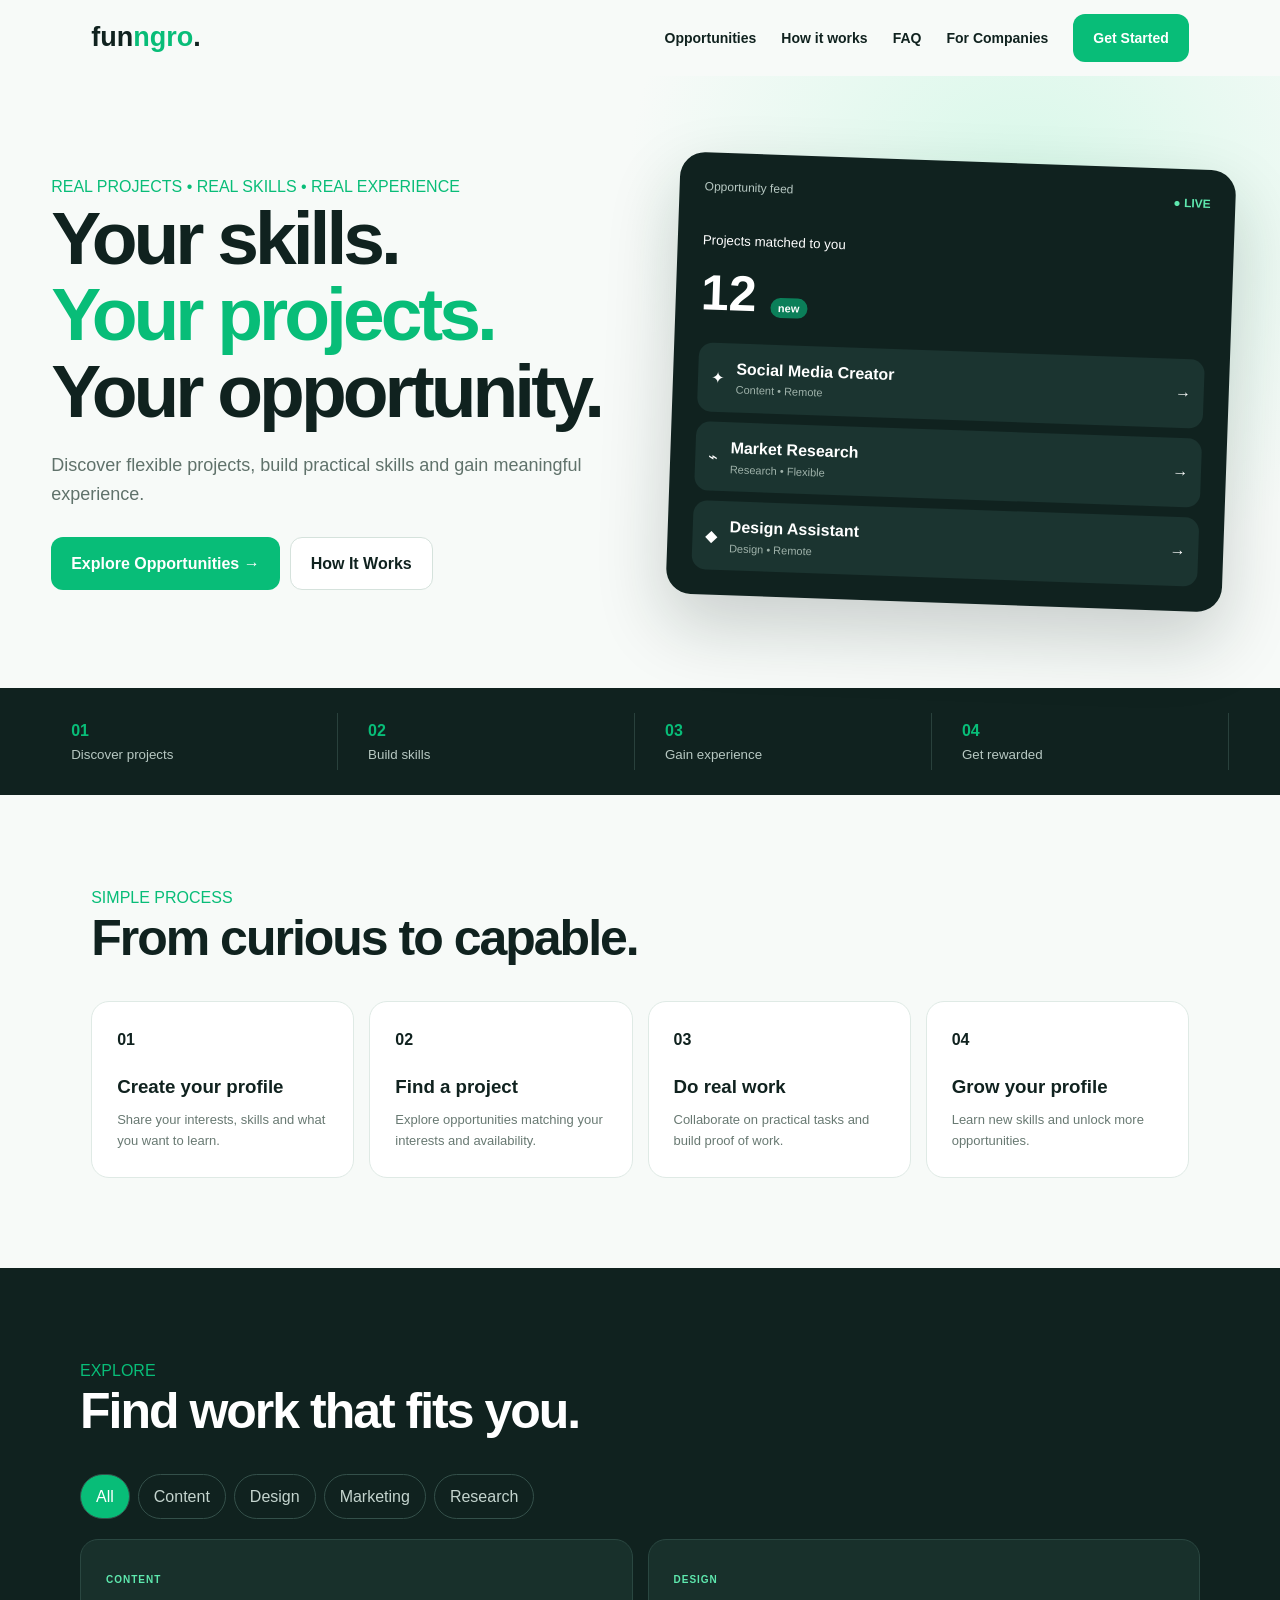
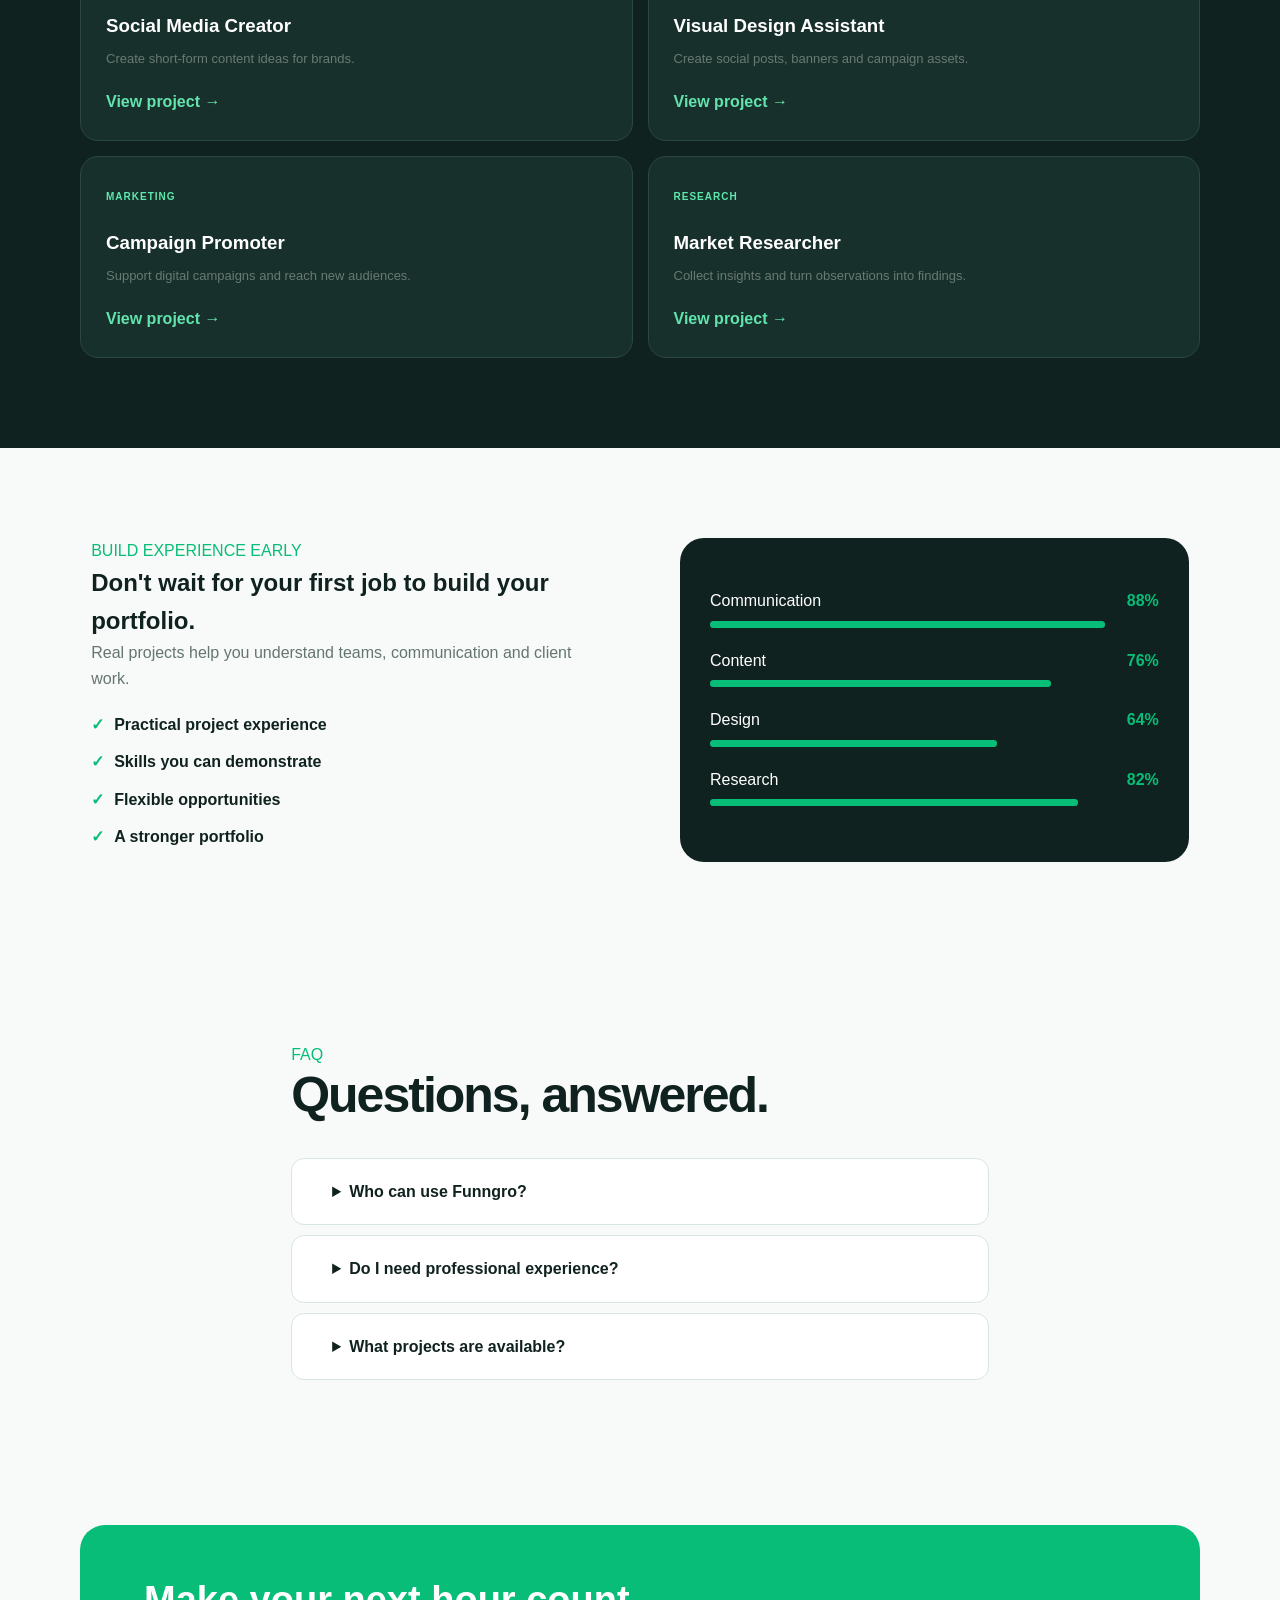
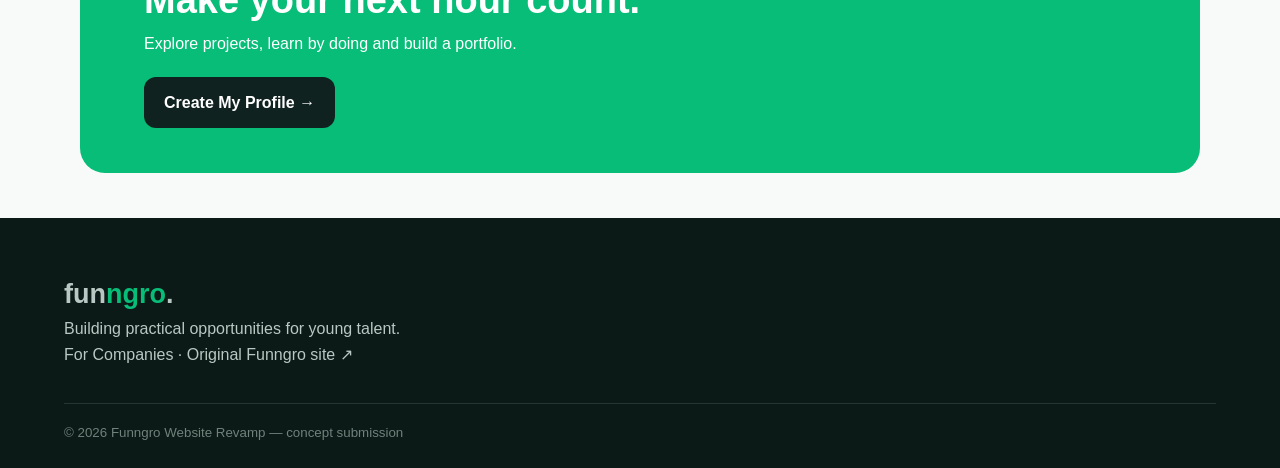
<file: index.html>
<!doctype html><html lang="en"><head><meta charset="UTF-8"><meta name="viewport" content="width=device-width,initial-scale=1"><meta name="description" content="Explore flexible projects, build practical skills and gain experience with Funngro. Discover content, design, marketing and research opportunities for young talent."><link rel="canonical" href="https://jaganbaditya16-note.github.io/fungrow-/"><meta property="og:type" content="website"><meta property="og:site_name" content="Funngro Website Revamp"><meta property="og:url" content="https://jaganbaditya16-note.github.io/fungrow-/"><meta property="og:title" content="Funngro | Flexible Projects & Opportunities for Young Talent"><meta property="og:description" content="Explore flexible projects, build practical skills and gain experience with Funngro."><meta name="twitter:card" content="summary"><meta name="twitter:title" content="Funngro | Flexible Projects & Opportunities for Young Talent"><meta name="twitter:description" content="Explore flexible projects, build practical skills and gain experience with Funngro."><title>Funngro | Flexible Projects & Opportunities for Young Talent</title><script type="application/ld+json">{"@context":"https://schema.org","@type":"WebSite","name":"Funngro Website Revamp","url":"https://jaganbaditya16-note.github.io/fungrow-/","description":"A responsive website revamp concept for Funngro."}</script><link rel="stylesheet" href="style.css"></head><body><header><nav class="nav" aria-label="Main navigation"><a class="logo" href="index.html" aria-label="Funngro home">fun<span>ngro</span>.</a><button id="menu" type="button" aria-label="Open navigation" aria-controls="links" aria-expanded="false">☰</button><div id="links"><a href="#opportunities">Opportunities</a><a href="#how">How it works</a><a href="#faq">FAQ</a><a href="companies.html">For Companies</a><button class="btn open-apply" type="button">Get Started</button></div></nav></header><main><section class="hero"><div><p class="eyebrow">REAL PROJECTS • REAL SKILLS • REAL EXPERIENCE</p><h1>Your skills.<br><span>Your projects.</span><br>Your opportunity.</h1><p>Discover flexible projects, build practical skills and gain meaningful experience.</p><div class="actions"><button class="btn open-apply" type="button">Explore Opportunities →</button><a class="btn secondary" href="#how">How It Works</a></div></div><div class="dashboard"><div class="dashhead">Opportunity feed <b>● LIVE</b></div><small>Projects matched to you</small><strong>12 <em>new</em></strong><article>✦ <div><b>Social Media Creator</b><small>Content • Remote</small></div>→</article><article>⌁ <div><b>Market Research</b><small>Research • Flexible</small></div>→</article><article>◆ <div><b>Design Assistant</b><small>Design • Remote</small></div>→</article></div></section><section class="stats"><div>01 <small>Discover projects</small></div><div>02 <small>Build skills</small></div><div>03 <small>Gain experience</small></div><div>04 <small>Get rewarded</small></div></section><section id="how" class="section"><p class="eyebrow">SIMPLE PROCESS</p><h2>From curious to capable.</h2><div class="grid four"><article><b>01</b><h3>Create your profile</h3><p>Share your interests, skills and what you want to learn.</p></article><article><b>02</b><h3>Find a project</h3><p>Explore opportunities matching your interests and availability.</p></article><article><b>03</b><h3>Do real work</h3><p>Collaborate on practical tasks and build proof of work.</p></article><article><b>04</b><h3>Grow your profile</h3><p>Learn new skills and unlock more opportunities.</p></article></div></section><section id="opportunities" class="section dark"><p class="eyebrow">EXPLORE</p><h2>Find work that fits you.</h2><div class="filters"><button class="filter active" data-filter="all" type="button">All</button><button class="filter" data-filter="content" type="button">Content</button><button class="filter" data-filter="design" type="button">Design</button><button class="filter" data-filter="marketing" type="button">Marketing</button><button class="filter" data-filter="research" type="button">Research</button></div><div class="grid two"><article class="opp" data-category="content"><b>CONTENT</b><h3>Social Media Creator</h3><p>Create short-form content ideas for brands.</p><button class="text open-apply" type="button">View project →</button></article><article class="opp" data-category="design"><b>DESIGN</b><h3>Visual Design Assistant</h3><p>Create social posts, banners and campaign assets.</p><button class="text open-apply" type="button">View project →</button></article><article class="opp" data-category="marketing"><b>MARKETING</b><h3>Campaign Promoter</h3><p>Support digital campaigns and reach new audiences.</p><button class="text open-apply" type="button">View project →</button></article><article class="opp" data-category="research"><b>RESEARCH</b><h3>Market Researcher</h3><p>Collect insights and turn observations into findings.</p><button class="text open-apply" type="button">View project →</button></article></div></section><section class="section split"><div><p class="eyebrow">BUILD EXPERIENCE EARLY</p><h2>Don't wait for your first job to build your portfolio.</h2><p>Real projects help you understand teams, communication and client work.</p><ul><li>Practical project experience</li><li>Skills you can demonstrate</li><li>Flexible opportunities</li><li>A stronger portfolio</li></ul></div><div class="skills"><div>Communication <b>88%</b><i style="width:88%"></i></div><div>Content <b>76%</b><i style="width:76%"></i></div><div>Design <b>64%</b><i style="width:64%"></i></div><div>Research <b>82%</b><i style="width:82%"></i></div></div></section><section id="faq" class="section faq"><p class="eyebrow">FAQ</p><h2>Questions, answered.</h2><details><summary>Who can use Funngro?</summary><p>Funngro is designed around opportunities for young talent; project eligibility can vary.</p></details><details><summary>Do I need professional experience?</summary><p>Some projects are suitable for beginners. Describe your current skills honestly.</p></details><details><summary>What projects are available?</summary><p>Examples include content, design, marketing and research.</p></details></section><section class="cta"><h2>Make your next hour count.</h2><p>Explore projects, learn by doing and build a portfolio.</p><button class="btn darkbtn open-apply" type="button">Create My Profile →</button></section></main><footer><b class="logo">fun<span>ngro</span>.</b><p>Building practical opportunities for young talent.</p><a href="companies.html">For Companies</a> · <a href="https://www.funngro.com/" target="_blank" rel="noopener noreferrer">Original Funngro site ↗</a><small>© 2026 Funngro Website Revamp — concept submission</small></footer><div class="modal" id="apply" role="dialog" aria-modal="true" aria-labelledby="apply-title"><div class="modalbox"><button class="close" type="button" aria-label="Close">×</button><p class="eyebrow">DEMO APPLICATION</p><h2 id="apply-title">Start your profile</h2><form id="form"><label>Name<input name="name" autocomplete="name" required></label><label>Email<input name="email" type="email" autocomplete="email" required></label><label>Interest<select name="interest" required><option value="">Choose</option><option>Content</option><option>Design</option><option>Marketing</option><option>Research</option></select></label><button class="btn" type="submit">Submit Application</button><p id="msg" role="status"></p></form></div></div><script src="script.js" defer></script></body></html>
</file>
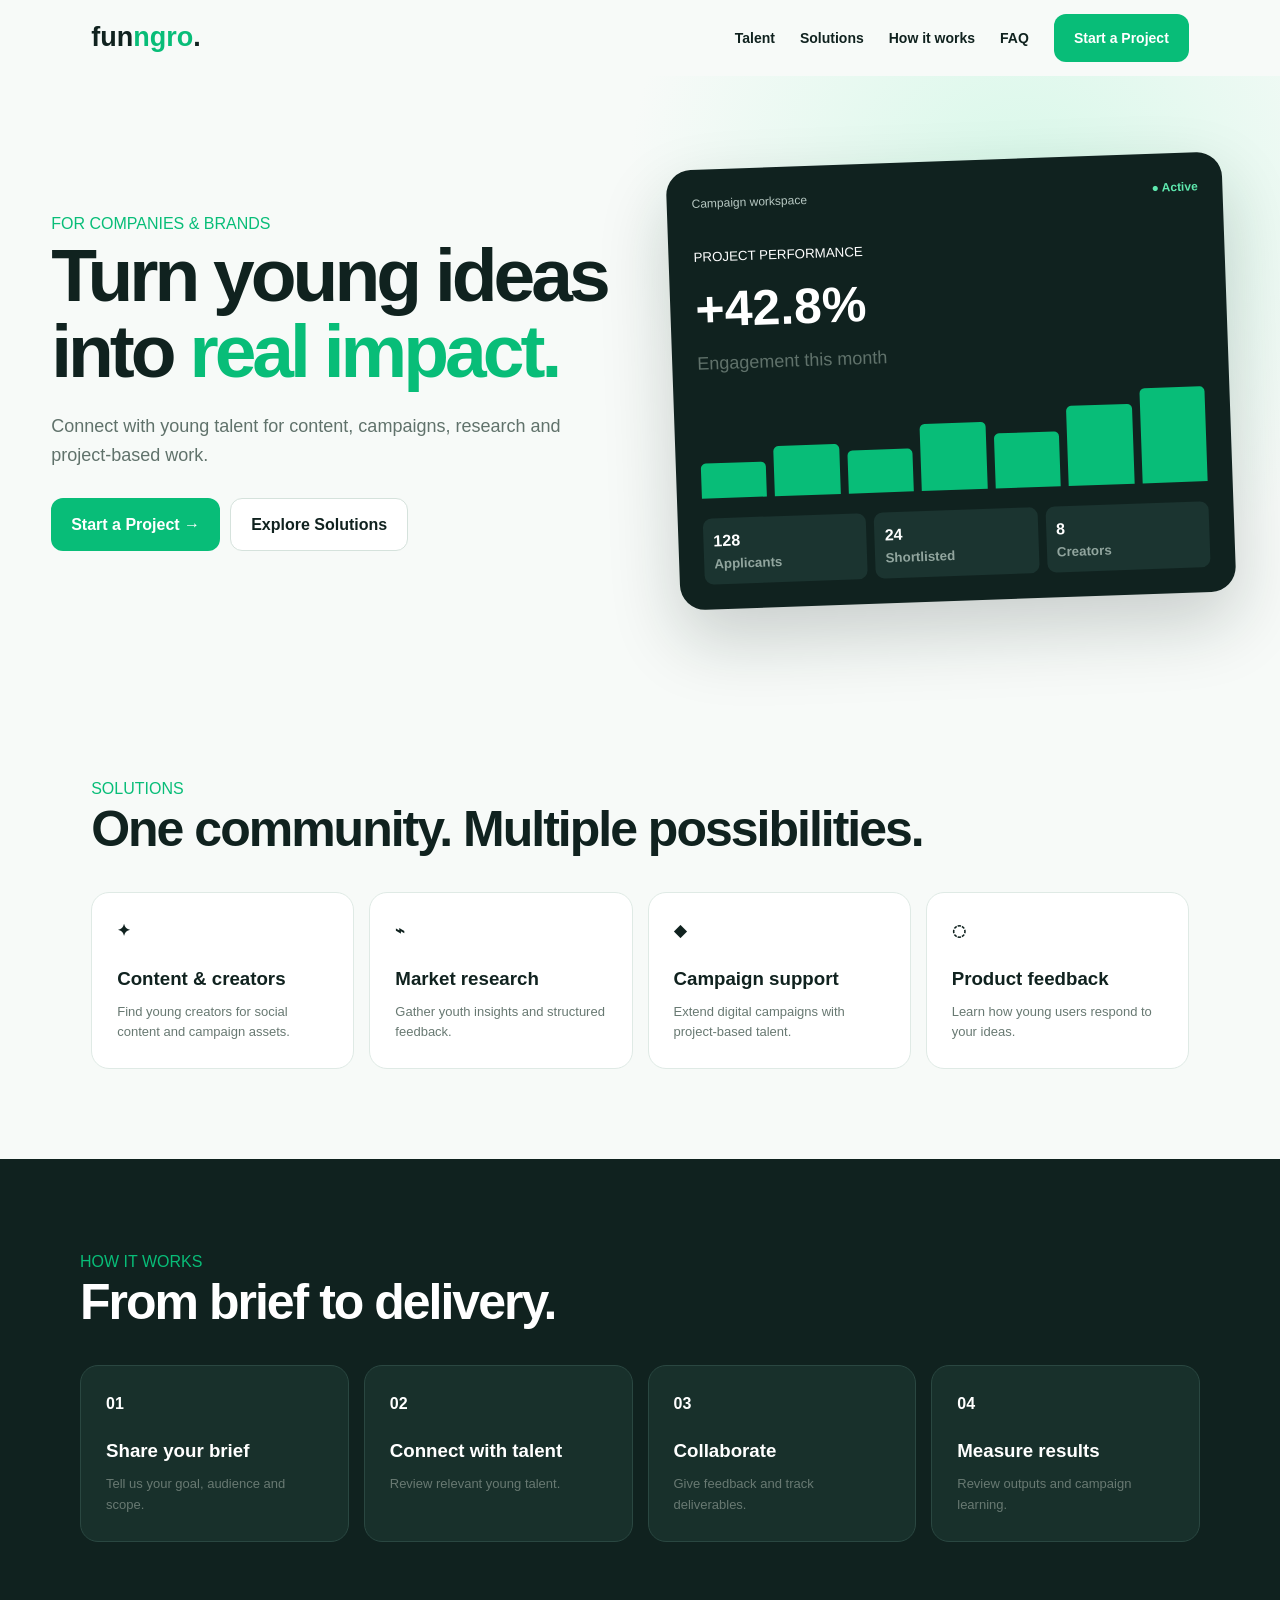
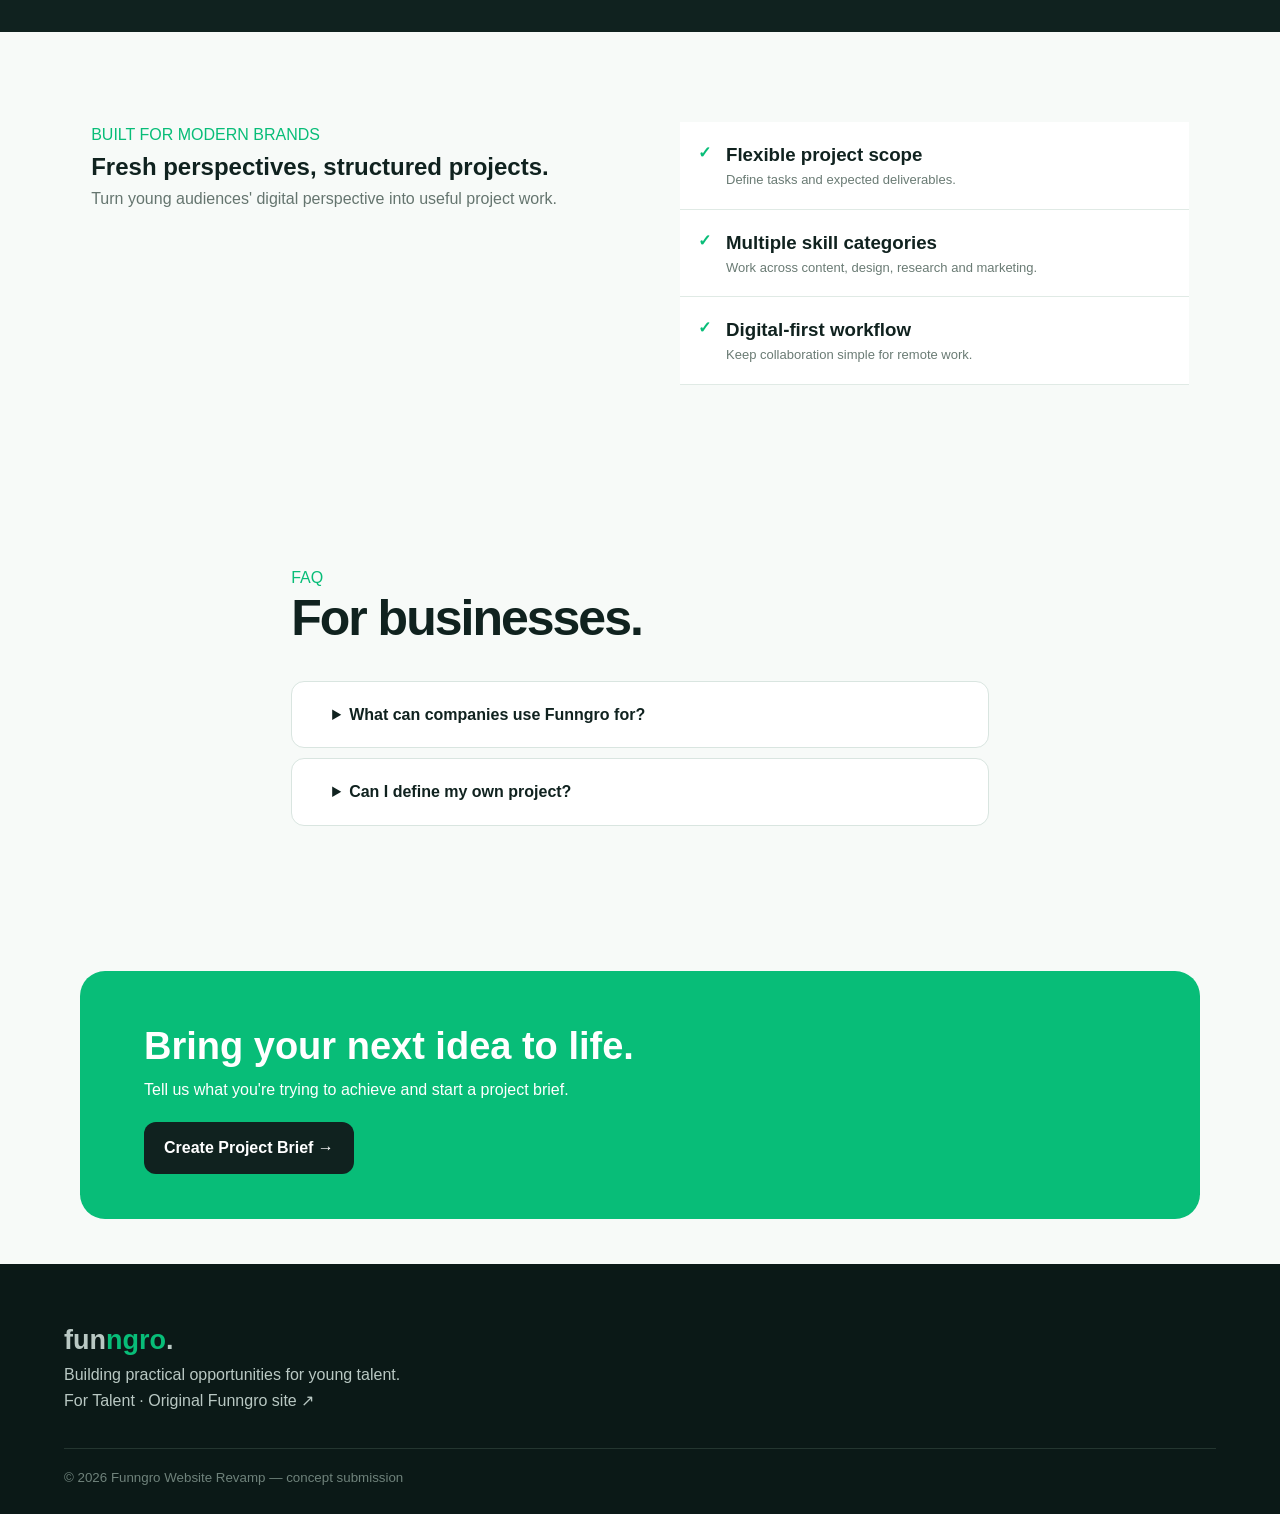
<file: companies.html>
<!doctype html><html lang="en"><head><meta charset="UTF-8"><meta name="viewport" content="width=device-width,initial-scale=1"><meta name="description" content="Connect your brand with young talent for content, campaigns, research and project-based work through Funngro."><link rel="canonical" href="https://jaganbaditya16-note.github.io/fungrow-/companies.html"><meta property="og:type" content="website"><meta property="og:site_name" content="Funngro Website Revamp"><meta property="og:url" content="https://jaganbaditya16-note.github.io/fungrow-/companies.html"><meta property="og:title" content="Funngro for Companies | Connect With Young Talent"><meta property="og:description" content="Connect your brand with young talent for content, campaigns, research and project-based work."><meta name="twitter:card" content="summary"><meta name="twitter:title" content="Funngro for Companies | Connect With Young Talent"><meta name="twitter:description" content="Connect your brand with young talent for project-based work."><title>Funngro for Companies | Connect With Young Talent</title><script type="application/ld+json">{"@context":"https://schema.org","@type":"WebPage","name":"Funngro for Companies","url":"https://jaganbaditya16-note.github.io/fungrow-/companies.html","description":"A responsive website revamp concept for companies and brands."}</script><link rel="stylesheet" href="style.css"></head><body><header><nav class="nav" aria-label="Main navigation"><a class="logo" href="index.html" aria-label="Funngro home">fun<span>ngro</span>.</a><button id="menu" type="button" aria-label="Open navigation" aria-controls="links" aria-expanded="false">☰</button><div id="links"><a href="index.html#opportunities">Talent</a><a href="#solutions">Solutions</a><a href="#process">How it works</a><a href="#faq">FAQ</a><button class="btn open-business" type="button">Start a Project</button></div></nav></header><main><section class="hero"><div><p class="eyebrow">FOR COMPANIES & BRANDS</p><h1>Turn young ideas into <span>real impact.</span></h1><p>Connect with young talent for content, campaigns, research and project-based work.</p><div class="actions"><button class="btn open-business" type="button">Start a Project →</button><a class="btn secondary" href="#solutions">Explore Solutions</a></div></div><div class="dashboard campaign"><div class="dashhead">Campaign workspace <b>● Active</b></div><small>PROJECT PERFORMANCE</small><strong>+42.8%</strong><p>Engagement this month</p><div class="chart"><i></i><i></i><i></i><i></i><i></i><i></i><i></i></div><div class="mini"><b>128<small>Applicants</small></b><b>24<small>Shortlisted</small></b><b>8<small>Creators</small></b></div></div></section><section id="solutions" class="section"><p class="eyebrow">SOLUTIONS</p><h2>One community. Multiple possibilities.</h2><div class="grid four"><article><b>✦</b><h3>Content & creators</h3><p>Find young creators for social content and campaign assets.</p></article><article><b>⌁</b><h3>Market research</h3><p>Gather youth insights and structured feedback.</p></article><article><b>◆</b><h3>Campaign support</h3><p>Extend digital campaigns with project-based talent.</p></article><article><b>◌</b><h3>Product feedback</h3><p>Learn how young users respond to your ideas.</p></article></div></section><section id="process" class="section dark"><p class="eyebrow">HOW IT WORKS</p><h2>From brief to delivery.</h2><div class="grid four"><article><b>01</b><h3>Share your brief</h3><p>Tell us your goal, audience and scope.</p></article><article><b>02</b><h3>Connect with talent</h3><p>Review relevant young talent.</p></article><article><b>03</b><h3>Collaborate</h3><p>Give feedback and track deliverables.</p></article><article><b>04</b><h3>Measure results</h3><p>Review outputs and campaign learning.</p></article></div></section><section class="section split"><div><p class="eyebrow">BUILT FOR MODERN BRANDS</p><h2>Fresh perspectives, structured projects.</h2><p>Turn young audiences' digital perspective into useful project work.</p></div><div><article class="benefit"><b>✓</b><div><h3>Flexible project scope</h3><p>Define tasks and expected deliverables.</p></div></article><article class="benefit"><b>✓</b><div><h3>Multiple skill categories</h3><p>Work across content, design, research and marketing.</p></div></article><article class="benefit"><b>✓</b><div><h3>Digital-first workflow</h3><p>Keep collaboration simple for remote work.</p></div></article></div></section><section id="faq" class="section faq"><p class="eyebrow">FAQ</p><h2>For businesses.</h2><details><summary>What can companies use Funngro for?</summary><p>Potential use cases include content, campaigns, research, feedback and project-based work.</p></details><details><summary>Can I define my own project?</summary><p>Yes. Start with a brief describing the goal, scope and deliverables.</p></details></section><section class="cta"><h2>Bring your next idea to life.</h2><p>Tell us what you're trying to achieve and start a project brief.</p><button class="btn darkbtn open-business" type="button">Create Project Brief →</button></section></main><footer><b class="logo">fun<span>ngro</span>.</b><p>Building practical opportunities for young talent.</p><a href="index.html">For Talent</a> · <a href="https://www.funngro.com/" target="_blank" rel="noopener noreferrer">Original Funngro site ↗</a><small>© 2026 Funngro Website Revamp — concept submission</small></footer><div class="modal" id="business" role="dialog" aria-modal="true" aria-labelledby="business-title"><div class="modalbox"><button class="close" type="button" aria-label="Close">×</button><p class="eyebrow">PROJECT BRIEF</p><h2 id="business-title">Tell us about your project</h2><form id="businessForm"><label>Company<input name="company" autocomplete="organization" required></label><label>Email<input name="email" type="email" autocomplete="email" required></label><label>Project type<select name="type" required><option value="">Choose</option><option>Content</option><option>Research</option><option>Campaign</option><option>Product feedback</option></select></label><label>Goal<textarea name="goal" required minlength="10"></textarea></label><button class="btn" type="submit">Save Project Brief</button><p id="businessMsg" role="status"></p></form></div></div><script src="script.js" defer></script></body></html>
</file>
<file: style.css>
*{box-sizing:border-box;margin:0;padding:0}html{scroll-behavior:smooth}body{font-family:Inter,Arial,sans-serif;background:#f7faf8;color:#10221f;line-height:1.6}a{text-decoration:none;color:inherit}button,input,select,textarea{font:inherit}.nav{height:76px;display:flex;align-items:center;justify-content:space-between;padding:0 4%;max-width:1200px;margin:auto}.logo{font-size:27px;font-weight:800}.logo span,.hero h1 span,.eyebrow{color:#08bd78}.nav #links{display:flex;align-items:center;gap:25px;font-size:14px;font-weight:700}.nav button#menu{display:none}.btn{border:0;border-radius:12px;padding:13px 20px;background:#08bd78;color:#fff;font-weight:800;cursor:pointer}.secondary{background:#fff;color:#10221f;border:1px solid #d5e2dc}.hero{padding:85px 4%;display:grid;grid-template-columns:1fr 1fr;gap:65px;align-items:center;background:radial-gradient(circle at 80% 20%,#d8f8e9,transparent 35%)}.hero h1{font-size:clamp(45px,6vw,75px);line-height:1.02;letter-spacing:-4px;margin-bottom:22px}.hero p:not(.eyebrow){font-size:18px;color:#60726b;max-width:580px}.actions{display:flex;gap:10px;margin-top:28px}.dashboard{background:#10221f;color:#fff;border-radius:25px;padding:25px;box-shadow:0 30px 70px #10221f33;transform:rotate(2deg)}.dashhead{display:flex;justify-content:space-between;color:#b7c8c2;font-size:12px;margin-bottom:30px}.dashhead b{color:#5ee8ae}.dashboard>strong{display:block;font-size:50px}.dashboard em{font-size:11px;background:#0b7f59;padding:4px 8px;border-radius:20px;font-style:normal}.dashboard article{display:flex;align-items:center;gap:12px;background:#1b3430;padding:13px;border-radius:14px;margin-top:10px}.dashboard article div{flex:1}.dashboard article small{display:block;color:#9fb2aa;font-size:11px}.stats{background:#10221f;color:#fff;display:grid;grid-template-columns:repeat(4,1fr);padding:25px 4%;gap:10px}.stats>div{font-weight:800;padding:5px 20px;border-right:1px solid #29413c;color:#08bd78}.stats small{display:block;color:#b7c8c2;font-weight:500}.section{padding:90px 4%;max-width:1200px;margin:auto}.section>h2{font-size:clamp(32px,4vw,50px);line-height:1.1;letter-spacing:-2px;margin-bottom:35px}.grid{display:grid;gap:15px}.four{grid-template-columns:repeat(4,1fr)}.two{grid-template-columns:repeat(2,1fr)}.grid article{background:#fff;border:1px solid #dfeae5;border-radius:18px;padding:25px}.grid article h3{margin:20px 0 8px}.grid article p{font-size:13px;color:#687972}.dark{max-width:none;background:#10221f;color:#fff;padding-left:max(4%,calc((100% - 1120px)/2));padding-right:max(4%,calc((100% - 1120px)/2))}.dark .grid article{background:#18302b;border-color:#2a4741}.filters{display:flex;gap:8px;flex-wrap:wrap;margin-bottom:20px}.filter{border:1px solid #34504a;background:transparent;color:#c4d4ce;padding:9px 15px;border-radius:30px;cursor:pointer}.filter.active{background:#08bd78;color:#fff}.opp b{font-size:10px;color:#5ee8ae;letter-spacing:1px}.opp.hidden{display:none}.text{border:0;background:none;color:#62e4ae;font-weight:800;cursor:pointer;margin-top:20px}.split{display:grid;grid-template-columns:1fr 1fr;gap:80px}.split>div>p:not(.eyebrow){color:#65756f}.split ul{list-style:none;margin-top:20px}.split li{margin:12px 0;font-weight:700}.split li:before{content:'✓';color:#08bd78;margin-right:10px}.skills{background:#10221f;color:#fff;border-radius:24px;padding:30px}.skills div{margin:20px 0}.skills b{float:right;color:#08bd78}.skills i{display:block;height:7px;background:#29413c;margin-top:7px;border-radius:8px}.skills i:after{content:'';display:block;height:100%;background:#08bd78;border-radius:8px;width:100%}.faq{max-width:800px}.faq details{background:#fff;border:1px solid #d9e5e0;border-radius:13px;margin:10px 0;padding:0 20px}.faq summary{padding:20px;font-weight:700;cursor:pointer}.faq details p{padding:0 20px 20px;color:#64746e}.cta{margin:45px auto;padding:45px 5%;max-width:1120px;border-radius:25px;background:#08bd78;color:#fff}.cta h2{font-size:38px}.darkbtn{background:#10221f;margin-top:20px}.campaign{transform:rotate(-2deg)}.chart{height:100px;display:flex;align-items:end;gap:8px;margin:20px 0}.chart i{flex:1;background:#08bd78;border-radius:5px 5px 0 0}.chart i:nth-child(1){height:35%}.chart i:nth-child(2){height:50%}.chart i:nth-child(3){height:43%}.chart i:nth-child(4){height:67%}.chart i:nth-child(5){height:55%}.chart i:nth-child(6){height:80%}.chart i:nth-child(7){height:95%}.mini{display:grid;grid-template-columns:repeat(3,1fr);gap:8px}.mini b{background:#1b3430;padding:10px;border-radius:9px}.mini small{display:block;color:#91a59e}.benefit{display:flex;gap:15px;background:#fff;padding:18px;border-bottom:1px solid #e0eae5}.benefit>b{color:#08bd78}.benefit p{color:#6a7b74;font-size:13px}footer{background:#0b1917;color:#b9c8c3;padding:55px 5% 25px}footer small{display:block;margin-top:35px;border-top:1px solid #243630;padding-top:18px;color:#6f827b}.modal{display:none;position:fixed;inset:0;background:#06120fbb;z-index:99;place-items:center;padding:20px}.modal.open{display:grid}.modalbox{background:#fff;width:min(500px,100%);padding:30px;border-radius:22px;position:relative}.close{position:absolute;right:15px;top:12px;border:0;border-radius:50%;font-size:25px;cursor:pointer}.modalbox form{display:grid;gap:12px}.modalbox label{font-size:12px;font-weight:700;display:grid;gap:5px}.modalbox input,.modalbox select,.modalbox textarea{padding:11px;border:1px solid #cfddd7;border-radius:9px}.modalbox h2{margin-bottom:15px}.modalbox p:last-child{color:#08a96b;font-weight:700}@media(max-width:800px){.nav #links{display:none;position:absolute;top:76px;left:0;right:0;background:#fff;padding:20px;flex-direction:column}.nav #links.show{display:flex}.nav button#menu{display:block;border:0;background:none;font-size:24px}.hero,.split{grid-template-columns:1fr}.hero{padding-top:55px}.hero h1{letter-spacing:-2px}.dashboard{transform:none}.four{grid-template-columns:repeat(2,1fr)}.stats{grid-template-columns:repeat(2,1fr)}.stats>div{border:0}.two{grid-template-columns:1fr}}@media(max-width:500px){.hero h1{font-size:46px}.actions{flex-direction:column}.four{grid-template-columns:1fr}.section{padding-top:65px;padding-bottom:65px}.cta{margin:20px 4%}.cta h2{font-size:30px}}
</file>
